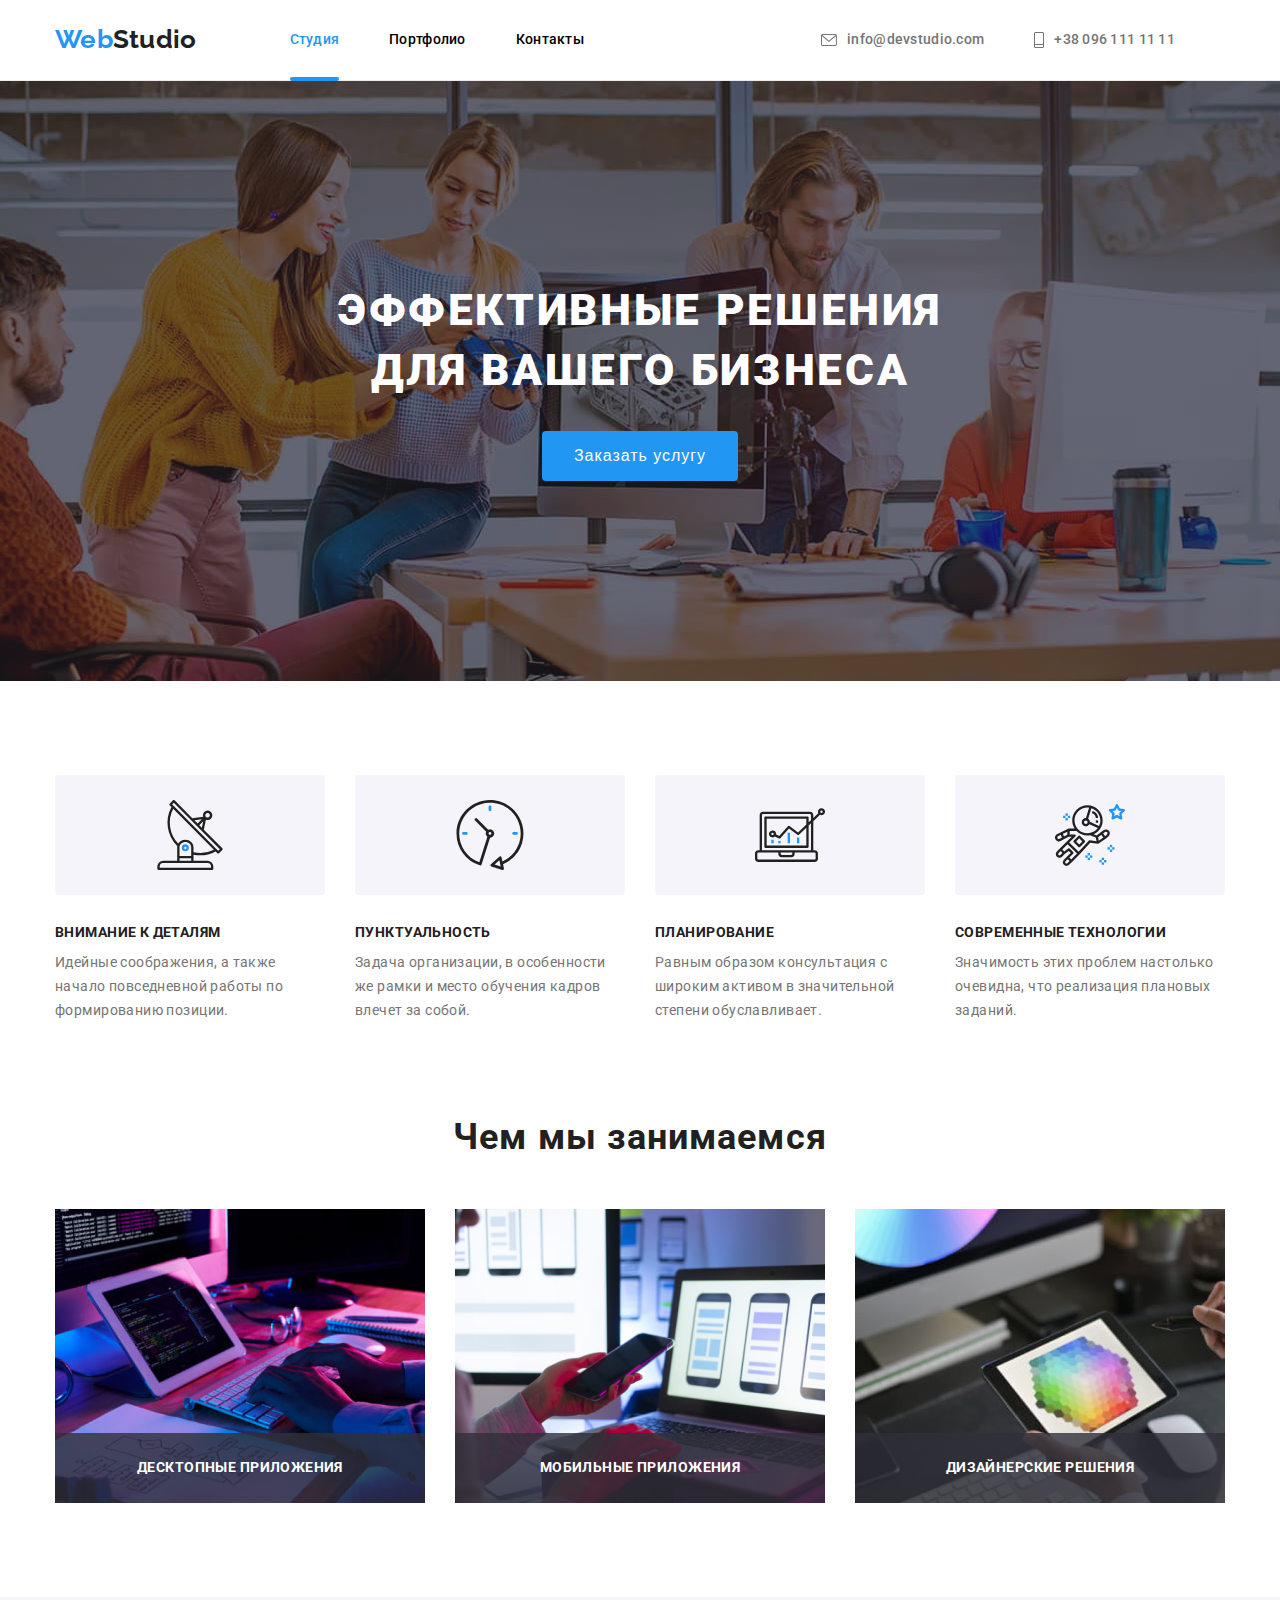
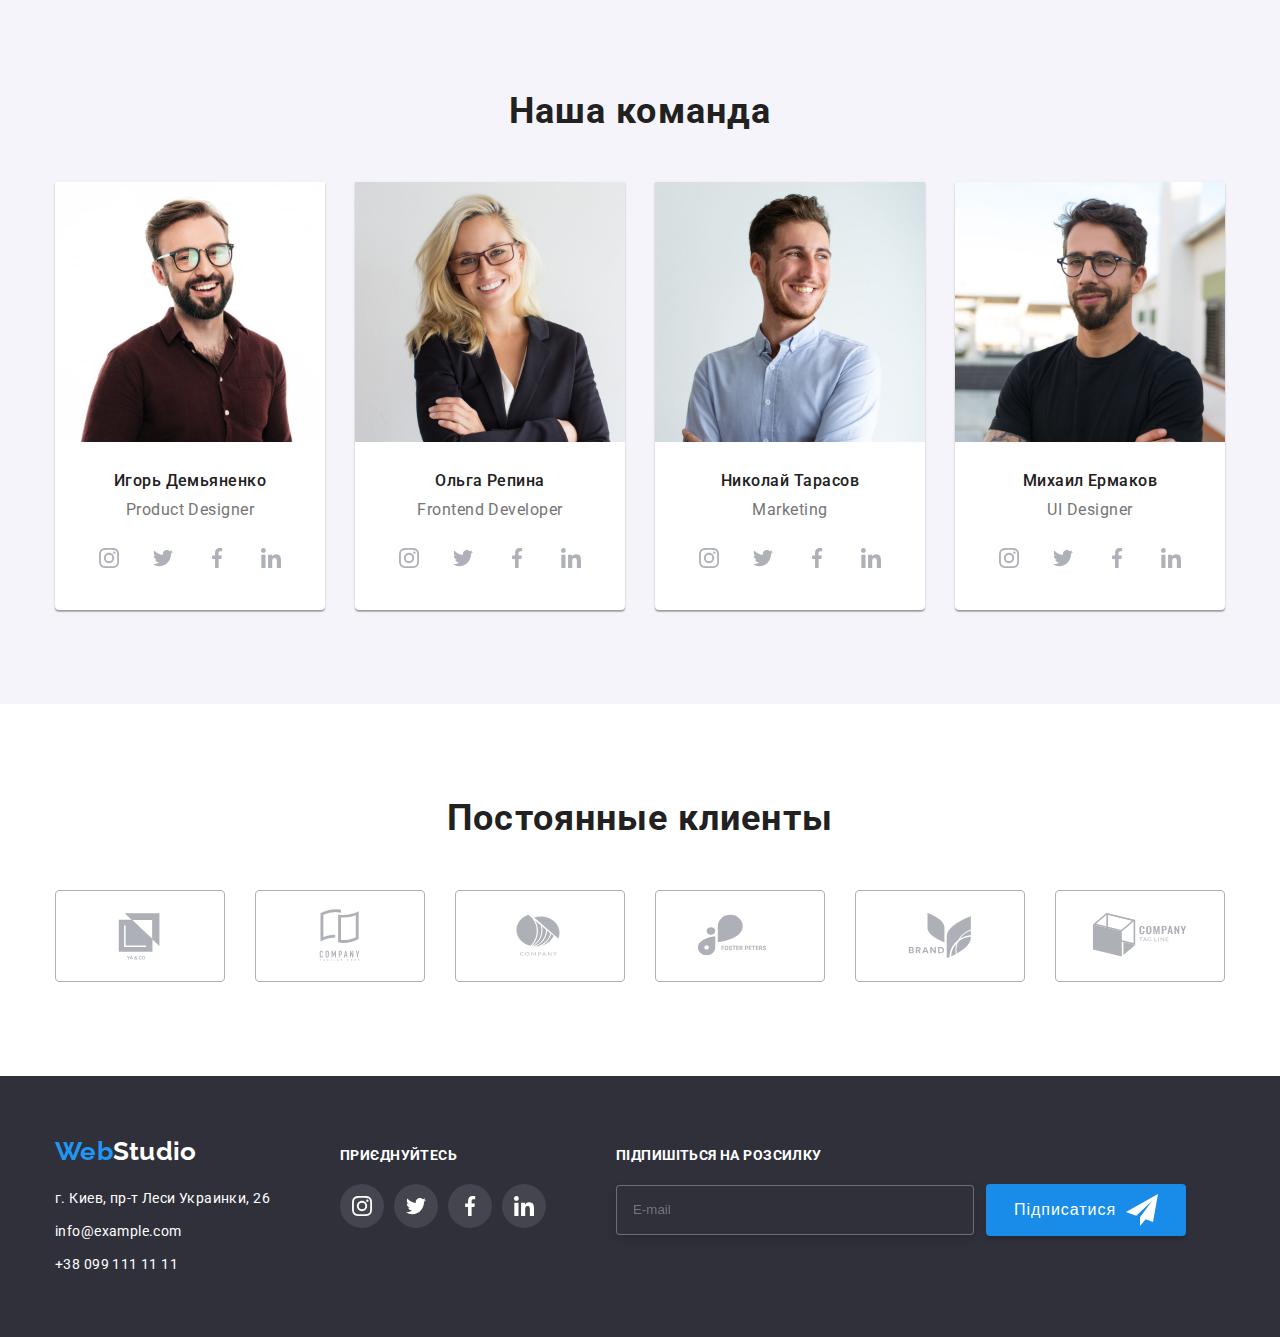
<file: index.html>
<!DOCTYPE html>
<html lang="ru">
<head>
    <meta charset="UTF-8">
    <meta http-equiv="X-UA-Compatible" content="IE=edge">
    <meta name="viewport" content="width=device-width, initial-scale=1.0">
    <title>Web Studio</title>
<!-- Основные шрифты -->
<link rel="preconnect" href="https://fonts.googleapis.com"> 
<link rel="preconnect" href="https://fonts.gstatic.com" crossorigin> 
<link href="https://fonts.googleapis.com/css2?family=Raleway:wght@700&family=Roboto:wght@400;500;700;900&display=swap" rel="stylesheet"/>
<!--Кастомные стили-->
<link rel="stylesheet" href="https://cdnjs.cloudflare.com/ajax/libs/modern-normalize/1.1.0/modern-normalize.min.css" integrity="sha512-wpPYUAdjBVSE4KJnH1VR1HeZfpl1ub8YT/NKx4PuQ5NmX2tKuGu6U/JRp5y+Y8XG2tV+wKQpNHVUX03MfMFn9Q==" crossorigin="anonymous" referrerpolicy="no-referrer" />
<link rel="stylesheet" href="./css/main.min.css"/>
</head>
        
<body>      
  <!--Шапка сайта-->
   <header class="header">
    <div class="container cheader ">
    <nav class="nav">
    <a href="./index.html" class="nav__logo">
      <p lang="en"> <span class="nav__bluelogo">Web</span>Studio</p></a>
     <ul class="site-nav">
       <li class=""><a href="./index.html" style="color: #2196f3" class="site-nav__link site-nav__current site-nav__text site-nav__list">Студия</a></li>
       <li class=""><a href="./portfolio.html" class="site-nav__link site-nav__text site-nav__list">Портфолио</a></li>
       <li class=""><a href="" class="site-nav__link site-nav__text site-nav__list">Контакты</a></li>
     </ul> 
    </nav>
    <ul class="communication">
   <li> <a class="contact site-nav__text click" href="mailto:info@devstudio.com"><svg class="mail" width="16" height="12" > <use href=".//images/sprite.svg#icon-envelope"></use></svg>info@devstudio.com</a></li>
   <li> <a class="contact site-nav__text click" href="tel:+380961111111"><svg class="mail" width="10" height="16"> <use href="./images/sprite.svg#icon-call"></use> </svg> +38 096 111 11 11</a></li>
    </ul> 
    </div>
  </header>

   <!--Уникальный контент-->
   <main>
     <!-- секция герой -->
     <section class="hero-section ">
       <div class="container hero">
<h1 class="hero__header hero">Эффективные решения для вашего бизнеса</h1>
<button class="button order" type="button" data-modal-open>Заказать услугу</button>
</div>
</section>
<div class="backdrop is-hidden" data-modal>
  <div class="modal">

    <button class="close" data-modal-close> 
      <svg class="" width="11" height="11"><use href="./images/sprite2.svg#icon-Vector"></use> </svg>
    </button>
      <p class="form-title">Залиште свої дані, ми вам передзвонимо</p>
  <form class="form">

  <div class="form__field">
    <label for="name" class="form__label">Ім'я</label>
      <input type="text" class="form__input" name="name" id="name" /> 
      <span class="icon"> <svg class="" width="12" height="12"> <use href="./images/icons.svg#icon-name"></use> </svg></span>
  </div>
  
  <div class="form__field">
    <label for="tel" class="form__label">Телефон </label>
      <input type="tel" class="form__input" name="tel" id="tel" />
      <span class="icon"> <svg class="" width="12" height="12"><use href="./images/icons.svg#icon-tel"></use></svg> </span>
  </div>
  
  <div class="form__field">
    <label for="email" class="form__label">Пошта</label>
      <input type="email" class="form__input" name="email" id="email" />
      <span class="icon"><svg class="" width="12" height="12"><use href="./images/icons.svg#icon-gmail"></use> </svg> </span>
  </div>
  
  <div class="form__field2">
  <label class="form__label" for="comment">Коментар</label>
  <textarea class="comment" name="comment" id="comment" cols="8" placeholder="Введіть текст"></textarea> </div>
  <div class="policy">
 <label class="policy-label">
  <input class="checkinput" type="checkbox" >
  <span class="checkbox"></span> Погоджуюся з розсилкою та приймаю <a href="#" class="terms"> Умови договору</a>
 </label>
</div>

  <button class="submit" type="submit">Відправити</button>
  
  </form> 
  </div>
</div>



   <!--особенности-->
      <section class="section"> 
        <div class="container">
       <ul class="features">

         <li class="features__icons features__details">
          <h3 class="features__title">Внимание к деталям</h3>
          <p class="features__text">Идейные соображения, а также начало повседневной работы по формированию позиции.</p></li>
         
         <li class="features__icons features__punctuality">  
          <h3 class="features__title">Пунктуальность</h3>
         <p class="features__text">Задача организации, в особенности же рамки и место обучения кадров влечет за собой.</p></li>
         
         <li class="features__icons features__planning"> 
          <h3 class="features__title">Планирование</h3>
         <p class="features__text">Равным образом консультация с широким активом в значительной степени обуславливает.</p></li>
        
         <li class="features__icons features__astronaut"> 
          <h3 class="features__title">Современные технологии</h3>
         <p class="features__text">Значимость этих проблем настолько очевидна, что реализация плановых заданий.</p></li>
      </ul>
      </div>
      </section>
  <!--Секция фотопрезентация-->
     
<section class="section demonstration">
  <div class="container">
    <h2 class="demonstration__title">Чем мы занимаемся</h2>
       <ul class="work">
         <li class="work__list">
          <img  class="work__photo" src="./images/main/1.jpg" alt="наша работа" width="370" height="294"> <div class="work__div"><p class="work__name">Десктопные приложения</p></div> 
         </li>
         <li class="work__list">
           <img class="work__photo" src="./images/main/2.jpg" alt="офис" width="370" height="294"><div class="work__div"><p class="work__name">Мобильные приложения</p></div> 
         </li>
        <li  class="work__list">
          <img class="work__photo" src="./images/main/3.jpg" alt="графика" width="370" height="294"><div class="work__div"><p class="work__name"> Дизайнерские решения</p></div> 
        </li>
      </ul>
      </div>
      </section>

<!--Секция команда-->
    <section class="company section">
      <div class="container">
      <h2 class="company__title">Наша команда</h2>
<ul class="team">
  <li class="team__list">
    <img src="./images/team/ihor.jpg" alt="Игорь Демьяненко" width="270" height="260" class="team__photo">
   <div class="team__div"> <h3 class="team__name">Игорь Демьяненко</h3>
            <p lang="en" class="team__job">Product Designer</p> 
            <ul class="links"> 
              <li class="links__icons"><a href="https://www.instagram.com" class="links__a"> <svg class="links__svg" width="20" height="20"> <use href="./images/sprite.svg#icon-instagram"></use> </svg></a> </li>
              <li class="links__icons"><a href="https://www.twitter.com" class="links__a"> <svg class="links__svg" width="20" height="20"> <use href="./images/sprite.svg#icon-twitter"></use> </svg> </a></li>
              <li class="links__icons"><a href="https://www.facebook.com" class="links__a"> <svg class="links__svg" width="20" height="20"> <use href="./images/sprite.svg#icon-facebook"></use> </svg> </a></li>
              <li class="links__icons"><a href="https://www.linkedin.com" class="links__a"> <svg class="links__svg" width="20" height="20"> <use href="./images/sprite.svg#icon-linkedin"></use> </svg> </a></li> </ul></div>
  </li>
  <li class="team__list">
    <img src="./images/team/olga.jpg" alt="Ольга Репина" width="270" height="260" class="team__photo">
    <div class="team__div"> <h3 class="team__name">Ольга Репина</h3> 
            <p lang="en" class="team__job">Frontend Developer</p>
            <ul class="links"> 
              <li class="links__icons"><a href="https://www.instagram.com" class="links__a"> <svg class="links__svg" width="20" height="20"> <use href="./images/sprite.svg#icon-instagram"></use> </svg></a> </li>
              <li class="links__icons"><a href="https://www.twitter.com" class="links__a"> <svg class="links__svg" width="20" height="20"> <use href="./images/sprite.svg#icon-twitter"></use> </svg> </a></li>
              <li class="links__icons"><a href="https://www.facebook.com" class="links__a"> <svg class="links__svg" width="20" height="20"> <use href="./images/sprite.svg#icon-facebook"></use> </svg> </a></li>
              <li class="links__icons"><a href="https://www.linkedin.com" class="links__a"> <svg class="links__svg" width="20" height="20"> <use href="./images/sprite.svg#icon-linkedin"></use> </svg> </a></li> </ul></div>
  </li>
  <li class="team__list">
    <img src="./images/team/nikolay.jpg" alt="Николай Тарасов" width="270" height="260" class="team__photo">
    <div class="team__div"> <h3 class="team__name">Николай Тарасов</h3>
    <p lang="en" class="team__job">Marketing</p>
           <ul class="links"> 
            <li class="links__icons"><a href="https://www.instagram.com" class="links__a"> <svg class="links__svg" width="20" height="20"> <use href="./images/sprite.svg#icon-instagram"></use> </svg></a> </li>
            <li class="links__icons"><a href="https://www.twitter.com" class="links__a"> <svg class="links__svg" width="20" height="20"> <use href="./images/sprite.svg#icon-twitter"></use> </svg> </a></li>
            <li class="links__icons"><a href="https://www.facebook.com" class="links__a"> <svg class="links__svg" width="20" height="20"> <use href="./images/sprite.svg#icon-facebook"></use> </svg> </a></li>
            <li class="links__icons"><a href="https://www.linkedin.com" class="links__a"> <svg class="links__svg" width="20" height="20"> <use href="./images/sprite.svg#icon-linkedin"></use> </svg> </a></li> </ul></div>
  </li>
  <li class="team__list">
    <img src="./images/team/michael.jpg" alt="Михаил Ермаков" width="270" height="260" class="team__photo">
    <div class="team__div"> <h3 class="team__name">Михаил Ермаков</h3>
            <p lang="en" class="team__job">UI Designer</p>
            <ul class="links"> 
              <li class="links__icons"><a href="https://www.instagram.com" class="links__a"> <svg class="links__svg" width="20" height="20"> <use href="./images/sprite.svg#icon-instagram"></use> </svg></a> </li>
              <li class="links__icons"><a href="https://www.twitter.com" class="links__a"> <svg class="links__svg" width="20" height="20"> <use href="./images/sprite.svg#icon-twitter"></use> </svg> </a></li>
              <li class="links__icons"><a href="https://www.facebook.com" class="links__a"> <svg class="links__svg" width="20" height="20"> <use href="./images/sprite.svg#icon-facebook"></use> </svg> </a></li>
              <li class="links__icons"><a href="https://www.linkedin.com" class="links__a"> <svg class="links__svg" width="20" height="20"> <use href="./images/sprite.svg#icon-linkedin"></use> </svg> </a></li> </ul></div>
  </li>
  </ul>
  </div>
  </section>

    <section class="section">
    <div class="container">
<h2 class="clients">Постоянные клиенты</h2>
<ul class="clients__list">
<li class=""> <a href="" class="clients__logo"> <svg class="clients__svg" width="106" height="60"> <use href="./images/sprite.svg#icon-Logo-1"></use> </svg> </a> </li>
<li class=""> <a href="" class="clients__logo"> <svg class="clients__svg" width="106" height="60"> <use href="./images/sprite.svg#icon-Logo-2"></use> </svg> </a> </li>
<li class=""> <a href="" class="clients__logo"> <svg class="clients__svg" width="106" height="60"> <use href="./images/sprite.svg#icon-Logo-3"></use> </svg> </a> </li>
<li class=""> <a href="" class="clients__logo"> <svg class="clients__svg" width="106" height="60"> <use href="./images/sprite.svg#icon-Logo-4"></use> </svg> </a> </li>
<li class=""> <a href="" class="clients__logo"> <svg class="clients__svg" width="106" height="60"> <use href="./images/sprite.svg#icon-Logo-5"></use> </svg> </a> </li>
<li class=""> <a href="" class="clients__logo"> <svg class="clients__svg" width="106" height="60"> <use href="./images/sprite.svg#icon-Logo-6"></use> </svg> </a> </li>
</ul>
  </div>
  </section>
  </main>
   
   <footer class="page-footer">
     <div class="container footer-container">
      <div class="footer-column">
    <a href="./index.html" class="footer-column__logo" lang="en"> <span class="footer-column__span">Web</span>Studio</a>
  <address>
      <ul class="">
     <li class="footer"> 
    <a href="" class="footer__address">г. Киев, пр-т Леси Украинки, 26</a></li>
 <li class="footer">
    <a href="mailto:info@example.com" class="footer__address">info@example.com</a>
  </li>
  <li class="footer">
    <a href="tel:+380991111111" class="footer__address">+38 099 111 11 11</a>
  </li>
</ul>   
</address>
</div>
<div class="footer-position footer-column">
 <p class="social-title">приєднуйтесь</p>
  <ul class="links"> 
    <li class="links__icons"><a href="https://www.instagram.com" class="links__a links__a1"> <svg class="links__svg" width="20" height="20"> <use href="./images/sprite.svg#icon-instagram"></use> </svg></a> </li>
    <li class="links__icons"><a href="https://www.twitter.com" class="links__a links__a1"> <svg class="links__svg" width="20" height="20"> <use href="./images/sprite.svg#icon-twitter"></use> </svg> </a></li>
    <li class="links__icons"><a href="https://www.facebook.com" class="links__a links__a1"> <svg class="links__svg" width="20" height="20"> <use href="./images/sprite.svg#icon-facebook"></use> </svg> </a></li>
    <li class="links__icons"><a href="https://www.linkedin.com" class="links__a links__a1"> <svg class="links__svg" width="20" height="20"> <use href="./images/sprite.svg#icon-linkedin"></use> </svg> </a></li> 
</ul>
</div>
<div class="footer-position">
  <p class="social-title">Підпишіться на розсилку</p>
      
         <form class="form form2">
        <input type="email" class="form__input email-input" name="email2" id="email2" placeholder="E-mail" />
        <label for="email2" class="form__label2"> </label>  
        <button class="submit2" type="submit">Підписатися<svg class="icon-send" width="32" height="32"><use href="./images/icons.svg#icon-send"></use></svg></button></form>
      </div>
</div>

</footer> 

<script src="./js/modal.js"></script> 
</body>
</html>
</file>
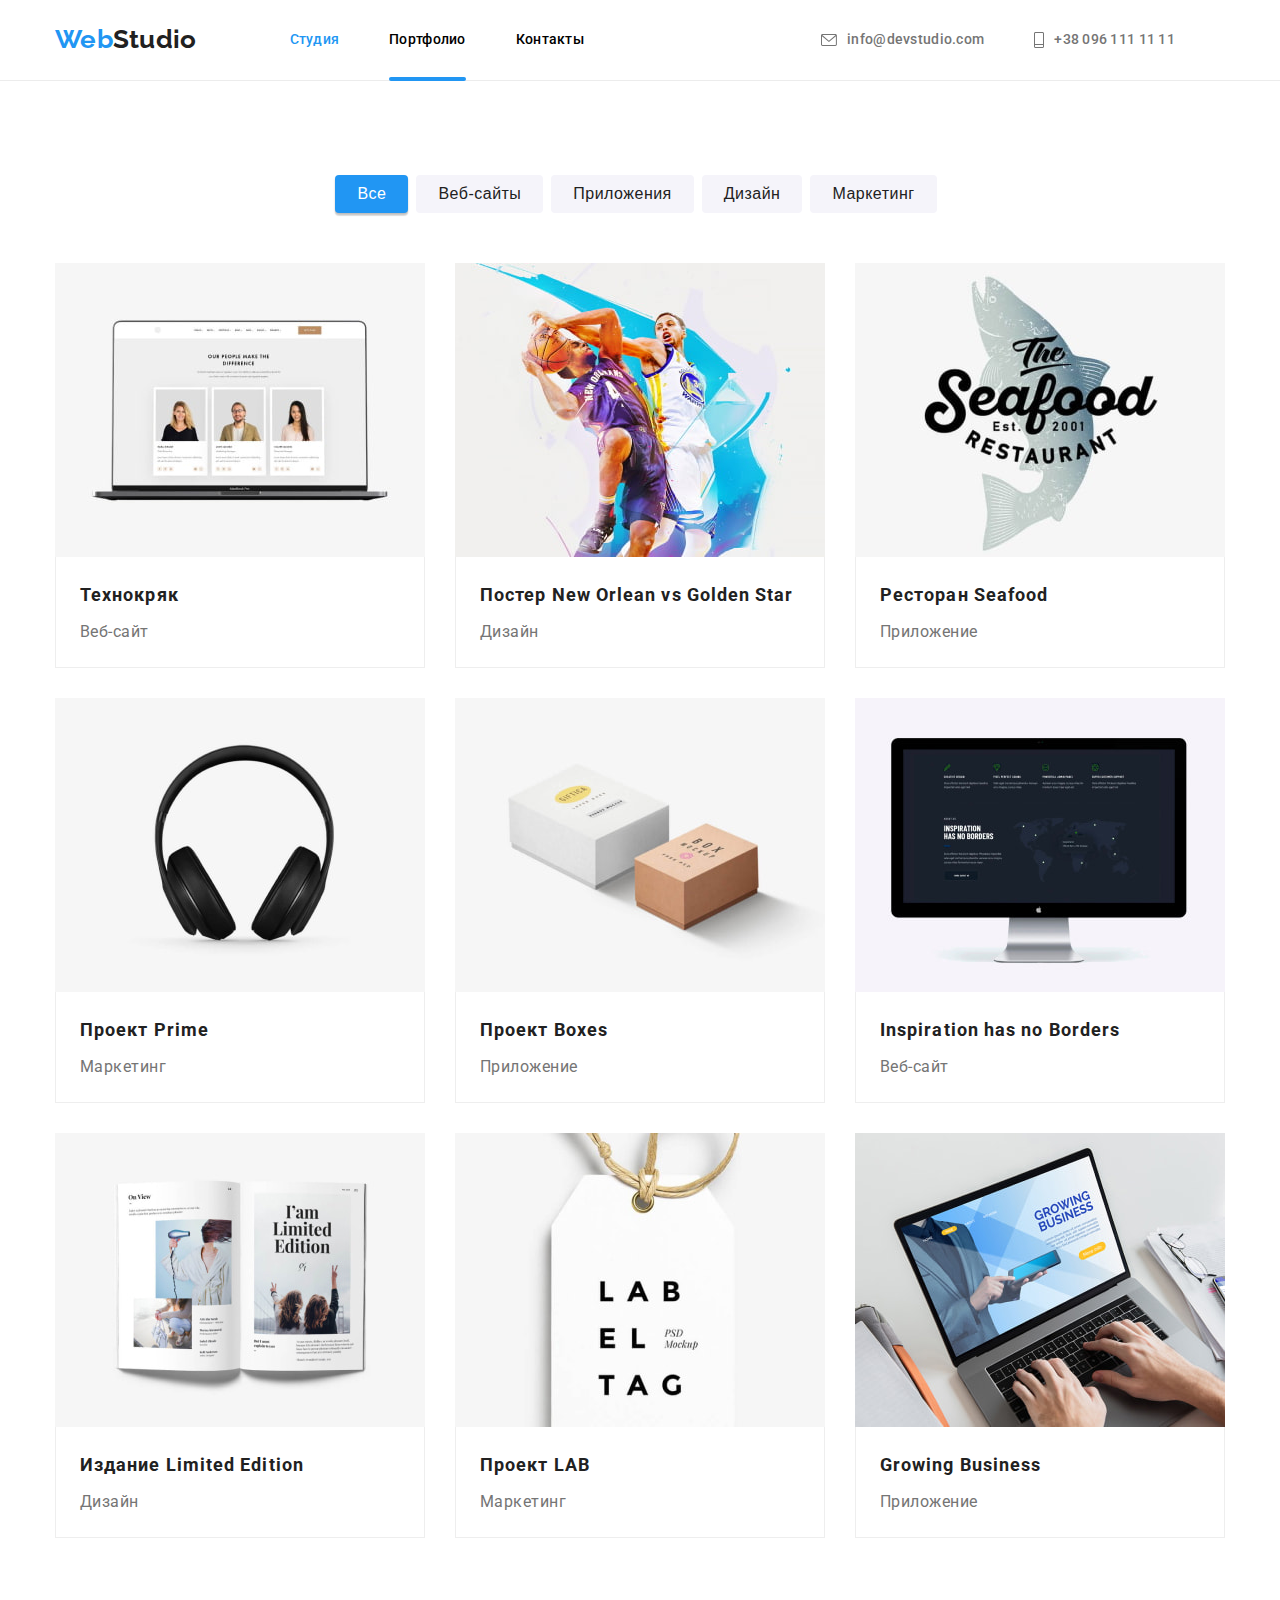
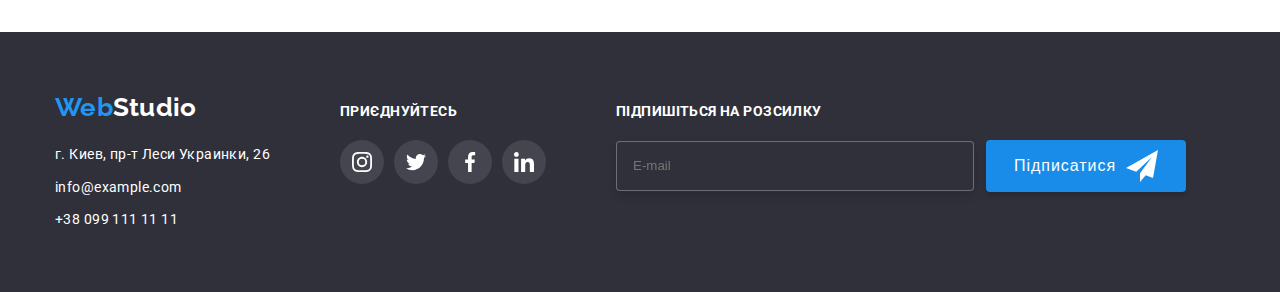
<file: portfolio.html>
<!DOCTYPE html>
<html lang="ru">
<head>
    <meta charset="UTF-8">
    <meta http-equiv="X-UA-Compatible" content="IE=edge">
    <meta name="viewport" content="width=device-width, initial-scale=1.0">
    <title>Web Studio</title>
<!-- Основные шрифты -->
<link rel="preconnect" href="https://fonts.googleapis.com"> 
<link rel="preconnect" href="https://fonts.gstatic.com" crossorigin> 
<link href="https://fonts.googleapis.com/css2?family=Raleway:wght@700&family=Roboto:wght@400;500;700;900&display=swap" rel="stylesheet"/>
<!--Кастомные стили-->
<link rel="stylesheet" href="https://cdnjs.cloudflare.com/ajax/libs/modern-normalize/1.1.0/modern-normalize.min.css" integrity="sha512-wpPYUAdjBVSE4KJnH1VR1HeZfpl1ub8YT/NKx4PuQ5NmX2tKuGu6U/JRp5y+Y8XG2tV+wKQpNHVUX03MfMFn9Q==" crossorigin="anonymous" referrerpolicy="no-referrer" />
<link rel="stylesheet" href="./css/main.min.css"/>
</head>
<body>
  <!--Шапка сайта-->
  <header class="header">
    <div class="container cheader ">
    <nav class="nav">
    <a href="./index.html" class="nav__logo">
      <p lang="en"> <span class="nav__bluelogo">Web</span>Studio</p></a>
     <ul class="site-nav">
       <li class=""><a href="./index.html" style="color: #2196f3" class="site-nav__link  site-nav__text site-nav__list">Студия</a></li>
       <li class=""><a href="./portfolio.html" class="site-nav__link site-nav__current site-nav__text site-nav__list">Портфолио</a></li>
       <li class=""><a href="" class="site-nav__link site-nav__text site-nav__list">Контакты</a></li>
     </ul> 
    </nav>
    <ul class="communication">
   <li> <a class="contact site-nav__text click" href="mailto:info@devstudio.com"><svg class="mail" width="16" height="12" > <use href=".//images/sprite.svg#icon-envelope"></use></svg>info@devstudio.com</a></li>
   <li> <a class="contact site-nav__text click" href="tel:+380961111111"><svg class="mail" width="10" height="16"> <use href="./images/sprite.svg#icon-call"></use> </svg> +38 096 111 11 11</a></li>
    </ul> 
    </div>
  </header>
 <main>
 <section class="section">
   <div class="container">
   <ul class="all-button">
   <li class="knopka"> <button type="button" class="button1">Все</button></li> 
   <li class="knopka"> <button type="button" class="allbuttons">Веб-сайты</button></li> 
   <li class="knopka"> <button type="button" class="allbuttons">Приложения</button></li> 
   <li class="knopka"> <button type="button" class="allbuttons">Дизайн</button></li> 
   <li class="knopka"> <button type="button" class="allbuttons">Маркетинг</button></li> </ul>

<ul class="portfolio">
<li class=""><a href="" class="portfolio__a">
  <div class="portfolio__text-box"> 
    <img src="./images/portfolio/work-list/technockryak.jpg" alt="Технокряк" width="370" height="294" class="portfolio__jpg">  
    <p class="portfolio__text">Ресурс предлагает комплексные предложения с разным уровнем функционала и сервисов. 
      Все это позволит посетителю получить исчерпывающие сведения о компании или частном лице.</p> 
    </div>
<div class="portfolio__div"> 
  <h2 class="portfolio__title">Технокряк</h2>
<p class="portfolio__type">Веб-сайт</p>
</div>
</a> 
</li>

<li class=""><a href=""  class="portfolio__a">
  <div class="portfolio__text-box"> 
   <img src="./images/portfolio/work-list/poster.jpg" alt="Постер" width="370" height="294" class="portfolio__jpg">
  <p class="portfolio__text">Ресурс предлагает комплексные предложения с разным уровнем функционала и сервисов. Все это позволит посетителю получить исчерпывающие сведения о компании или частном лице</p></div>
  <div class="portfolio__div"> <h2 class="portfolio__title">Постер New Orlean vs Golden Star</h2>
  <p class="portfolio__type">Дизайн</p></div>
</a></li> 


<li class=""><a href=""  class="portfolio__a">
  <div class="portfolio__text-box">  <img src="./images/portfolio/work-list/seafood.jpg" alt="Ресторан" width="370" height="294" class="portfolio__jpg">
    <p class="portfolio__text">Ресурс предлагает комплексные предложения с разным уровнем функционала и сервисов. Все это позволит посетителю получить исчерпывающие сведения о компании или частном лице</p></div>
  <div class="portfolio__div"> <h2 class="portfolio__title">Ресторан Seafood</h2>
  <p class="portfolio__type">Приложение</p></div>
</a></li>


<li class=""><a href=""  class="portfolio__a">
  <div class="portfolio__text-box"> <img src="./images/portfolio/work-list/prime.jpg" alt="Проект Prime" width="370" height="294" class="portfolio__jpg">
     <p class="portfolio__text">Ресурс предлагает комплексные предложения с разным уровнем функционала и сервисов. Все это позволит посетителю получить исчерпывающие сведения о компании или частном лице</p></div>
  <div class="portfolio__div"> <h2 class="portfolio__title">Проект Prime</h2>
  <p class="portfolio__type">Маркетинг</p></div>
</a></li>


<li class=""><a href=""  class="portfolio__a">
  <div class="portfolio__text-box">  <img src="./images/portfolio/work-list/boxes.jpg" alt="Проект Boxes" width="370" height="294" class="portfolio__jpg">
     <p class="portfolio__text">Ресурс предлагает комплексные предложения с разным уровнем функционала и сервисов. Все это позволит посетителю получить исчерпывающие сведения о компании или частном лице</p></div>
  <div class="portfolio__div"> <h2 class="portfolio__title">Проект Boxes</h2>
  <p class="portfolio__type">Приложение</p></div>
</a></li>


<li class=""><a href=""  class="portfolio__a">
  <div class="portfolio__text-box">  <img src="./images/portfolio/work-list/inspiration.jpg" alt="Inspiration" width="370" height="294" class="portfolio__jpg">
     <p class="portfolio__text">Ресурс предлагает комплексные предложения с разным уровнем функционала и сервисов. Все это позволит посетителю получить исчерпывающие сведения о компании или частном лице</p></div>
  <div class="portfolio__div"> <h2 class="portfolio__title">Inspiration has no Borders</h2>
  <p class="portfolio__type">Веб-сайт</p></div>
</a></li>


<li class=""><a href=""  class="portfolio__a">
  <div class="portfolio__text-box">  <img src="./images/portfolio/work-list/limited-edition.jpg" alt="Издание" width="370" height="294" class="portfolio__jpg">
     <p class="portfolio__text">Ресурс предлагает комплексные предложения с разным уровнем функционала и сервисов. Все это позволит посетителю получить исчерпывающие сведения о компании или частном лице</p></div>
  <div class="portfolio__div"> <h2 class="portfolio__title">Издание Limited Edition</h2>
  <p class="portfolio__type">Дизайн</p></div>
</a></li>


<li class=""><a href=""  class="portfolio__a">
  <div class="portfolio__text-box">  <img src="./images/portfolio/work-list/lab.jpg" alt="Проект LAB" width="370" height="294" class="portfolio__jpg">
     <p class="portfolio__text">Ресурс предлагает комплексные предложения с разным уровнем функционала и сервисов. Все это позволит посетителю получить исчерпывающие сведения о компании или частном лице</p></div>
  <div class="portfolio__div">  <h2 class="portfolio__title">Проект LAB</h2>
  <p class="portfolio__type">Маркетинг</p></div>
</a></li>
<li class=""><a href="" class="portfolio__a">
  <div class="portfolio__text-box"> <img src="./images/portfolio/work-list/growing-business.jpg" alt="Growing Business" width="370" height="294" class="portfolio__jpg">
     <p class="portfolio__text">Ресурс предлагает комплексные предложения с разным уровнем функционала и сервисов. Все это позволит посетителю получить исчерпывающие сведения о компании или частном лице</p></div>
  <div class="portfolio__div">  <h2 class="portfolio__title">Growing Business</h2>
  <p class="portfolio__type">Приложение</p> </div>
</a></li> 
</ul>
</div>
</section> 
</main>
 
<footer class="page-footer">
  <div class="container footer-container">
   <div class="footer-column">
 <a href="./index.html" class="footer-column__logo" lang="en"> <span class="footer-column__span">Web</span>Studio</a>
<address>
   <ul class="">
  <li class="footer"> 
 <a href="" class="footer__address">г. Киев, пр-т Леси Украинки, 26</a></li>
<li class="footer">
 <a href="mailto:info@example.com" class="footer__address">info@example.com</a>
</li>
<li class="footer">
 <a href="tel:+380991111111" class="footer__address">+38 099 111 11 11</a>
</li>
</ul>   
</address>
</div>
<div class="footer-position footer-column">
<p class="social-title">приєднуйтесь</p>
<ul class="links"> 
 <li class="links__icons"><a href="https://www.instagram.com" class="links__a links__a1"> <svg class="links__svg" width="20" height="20"> <use href="./images/sprite.svg#icon-instagram"></use> </svg></a> </li>
 <li class="links__icons"><a href="https://www.twitter.com" class="links__a links__a1"> <svg class="links__svg" width="20" height="20"> <use href="./images/sprite.svg#icon-twitter"></use> </svg> </a></li>
 <li class="links__icons"><a href="https://www.facebook.com" class="links__a links__a1"> <svg class="links__svg" width="20" height="20"> <use href="./images/sprite.svg#icon-facebook"></use> </svg> </a></li>
 <li class="links__icons"><a href="https://www.linkedin.com" class="links__a links__a1"> <svg class="links__svg" width="20" height="20"> <use href="./images/sprite.svg#icon-linkedin"></use> </svg> </a></li> 
</ul>
</div>
<div class="footer-position">
<p class="social-title">Підпишіться на розсилку</p>
   
      <form class="form form2">
     <input type="email" class="form__input email-input" name="email2" id="email2" placeholder="E-mail" />
     <label for="email2" class="form__label2"> </label>  
     <button class="submit2" type="submit">Підписатися<svg class="icon-send" width="32" height="32"><use href="./images/icons.svg#icon-send"></use></svg></button></form>
   </div>
</div>

</footer> 


</body>
</html>
</file>
<file: css/main.min.css>
﻿:root{--main-font: Roboto, sans-serif;--secondary-font: Raleway, sans-serif;color:#212121;color:#757575;color:#fff;color:#2196f3;color:#f5f4fa;color:rgba(255,255,255,.6)}*{margin:0;padding:0;list-style:none;box-sizing:border-box;text-decoration:none}h1,h2,h3,h4,h5,h6,p{margin:0}ul,ol{margin:0;padding-left:0}button{cursor:pointer}body{margin:0 auto;font-family:"Roboto",sans-serif;font-size:14px;line-height:1.17;letter-spacing:.02em;color:#212121}.section{padding-top:94px;padding-bottom:94px}.container{width:1200px;padding-left:15px;padding-right:15px;margin:0 auto}.button{padding:10px 32px;font-size:16px;line-height:1.88;display:flex;align-items:center;text-align:center;letter-spacing:.06em;color:#fff;background:#2196f3;box-shadow:0px 1px 1px rgba(0,0,0,0);border-radius:4px;cursor:pointer}.button:hover{padding:10px 32px;font-size:16px;line-height:1.87;display:flex;align-items:center;text-align:center;letter-spacing:.06em;color:#fff;background:#188ce8}button{border:0;appearance:auto;writing-mode:horizontal-tb;text-rendering:auto;color:-internal-light-dark(black, white);letter-spacing:normal;word-spacing:normal;line-height:normal;text-transform:none;text-indent:0px;text-shadow:none;display:inline-block;text-align:center;align-items:flex-start;cursor:pointer;box-sizing:border-box;background-color:-internal-light-dark(rgb(239, 239, 239), rgb(59, 59, 59));border-style:outset;border-color:-internal-light-dark(rgb(118, 118, 118), rgb(133, 133, 133));border-image:initial;box-shadow:none;font-style:normal;font-weight:500;font-size:16px;line-height:1.62;text-align:center;letter-spacing:.03em;color:#212121;display:flex;justify-content:center;align-items:center;padding-right:0px}.all-button{list-style:none;display:flex;justify-content:center;padding-bottom:50px}.button1{border:0;font-weight:500;font-size:16px;line-height:1.62;text-align:center;letter-spacing:.03em;padding:6px 22px;color:#fff;background:#2196f3;box-shadow:0px 3px 1px rgba(0,0,0,.1),0px 1px 2px rgba(0,0,0,.08),0px 2px 2px rgba(0,0,0,.12);border-radius:4px;margin-right:8px;border-color:#f5f4fa}.allbuttons{border:0;font-weight:500;font-size:16px;line-height:1.62;text-align:center;letter-spacing:.03em;color:#212121;padding:6px 22px;left:576px;top:174px;background:#f5f4fa;border-radius:4px;display:flex;margin-right:8px;border-color:#f5f4fa;transition:background-color 250ms cubic-bezier(0.4, 0, 0.2, 1),box-shadow 250ms cubic-bezier(0.4, 0, 0.2, 1),color 250ms cubic-bezier(0.4, 0, 0.2, 1)}.allbuttons:hover,.allbuttons:focus{color:#fff;background-color:#2196f3;box-shadow:0px 3px 1px rgba(0,0,0,.1),0px 1px 2px rgba(0,0,0,.08),0px 2px 2px rgba(0,0,0,.12)}.cheader{display:flex}.header{border-bottom:1px solid #ececec}.demonstration{padding-top:0px}.nav{display:flex;align-items:center}.nav__bluelogo{color:#2196f3}.nav__logo{display:flex;text-decoration:none;font-family:"Raleway";font-weight:700;font-size:26px;line-height:1.19;color:#212121;margin-right:93px;align-items:center;padding-top:24px;padding-bottom:25px}.site-nav{position:relative;list-style:none;font-weight:500;font-size:14px;line-height:1.14;display:flex;align-items:center;justify-content:space-around;transition:color 250ms cubic-bezier(0.4, 0, 0.2, 1)}.site-nav__link{position:relative}.site-nav__current::after{content:"";position:absolute;width:100%;height:4px;top:78px;display:block;background:#2196f3;border-radius:2px}.site-nav__text{text-decoration:none;list-style:none;padding-top:32px;margin-right:50px;padding-bottom:32px;transition:color 250ms cubic-bezier(0.4, 0, 0.2, 1)}.site-nav__text:hover,.site-nav__text:focus{color:#2196f3}.click{display:flex;align-items:center}.site-nav__list{color:#000}.contact{color:#757575}.mail{margin-right:10px;fill:currentColor;transition:fill 250ms cubic-bezier(0.4, 0, 0.2, 1)}.mail:hover,.mail:focus{fill:#2196f3}.communication{text-decoration:none;list-style:none;font-weight:500;font-size:14px;line-height:1.14;display:flex;align-items:center;margin-left:auto}.hero-section{max-width:1600px;margin:0 auto;height:600px;background-image:linear-gradient(to right, rgba(47, 48, 58, 0.4), rgba(47, 48, 58, 0.4)),url(../images/office.jpg);background-position:center;padding-top:200px;padding-bottom:200px;background-color:#2f303a}.hero{color:#fff;font-weight:900;font-size:44px;line-height:1.36;text-align:center;letter-spacing:.06em;display:flex;flex-direction:column;justify-content:center;align-items:center}.hero__header{font-weight:900;font-size:44px;line-height:1.36;text-align:center;letter-spacing:.06em;text-transform:uppercase;color:#fff;display:flex;max-width:696px;margin-bottom:30px}.order{max-height:50px;max-width:200px}.backdrop{position:fixed;top:0;left:0;bottom:0;right:0;background-color:rgba(0,0,0,.2);opacity:1;z-index:4;transition:opacity 250ms cubic-bezier(0.4, 0, 0.2, 1)}.backdrop.is-hidden{opacity:0;pointer-events:none}.modal{position:relative;height:581px;width:528px;background-color:#fff;box-shadow:0px 1px 3px rgba(0,0,0,.12),0px 1px 1px rgba(0,0,0,.14),0px 2px 1px rgba(0,0,0,.2);border-radius:4px;position:absolute;top:50%;left:50%;padding:40px;transform:translate(-50%, -50%)}.close{position:absolute;color:#000;background-color:#fff;background-position:50% 50%;top:8px;right:8px;width:30px;height:30px;fill:#000;border:1px solid rgba(0,0,0,.1);border-radius:50%;cursor:pointer;transition:fill 250ms cubic-bezier(0.4, 0, 0.2, 1)}.close:hover,.close:focus{fill:#2196f3}.form-title{font-family:"Roboto";font-style:normal;font-weight:700;font-size:20px;line-height:1.15;text-align:center;letter-spacing:.03em;color:#212121;margin-bottom:12px}.textarea{resize:none;width:448px;height:120px;margin-bottom:20px}.comment{display:block;padding:12px;resize:none;height:120px;width:448px;border:1px solid rgba(33,33,33,.2);border-radius:4px;margin-right:0;transition:border-color 250ms cubic-bezier(0.4, 0, 0.2, 1)}.comment:focus{outline:0;border-color:#2196f3}.form__field{margin-bottom:10px;position:relative}.form__field2{margin-bottom:20px;position:relative}.form__input{width:448px;padding-left:35px;height:40px;border:1px solid rgba(33,33,33,.2);border-radius:4px;margin-right:0;transition:border-color 250ms cubic-bezier(0.4, 0, 0.2, 1)}.form__input:focus{outline:0;border-color:#2196f3}.icon{position:absolute;top:67%;left:15px;transform:translateY(-50%);display:inline-block;fill:#212121;transition:fill 250ms cubic-bezier(0.4, 0, 0.2, 1)}.form__input:focus~.icon{fill:#2196f3}.form__label{display:block;margin-bottom:4px;font-family:"Roboto";font-style:normal;font-weight:400;font-size:12px;line-height:1.16;letter-spacing:.01em;color:#757575}.checkinput{position:absolute;appearance:none;-webkit-appearance:none;-moz-appearance:none}.checkbox{position:absolute;left:52px;top:77%;width:16px;height:15px;transform:translateY(-44%);padding-left:-51px;background-image:url(../images/иконки/checkbox.svg)}.checkinput:checked+.checkbox{background-image:url(../images/иконки/icon-check.svg)}.policy{padding-left:35px;color:#757575;margin-bottom:30px}.policy-label{font-family:"Roboto";font-style:normal;font-weight:400;font-size:14px;line-height:1.71;letter-spacing:.03em;color:#757575}.terms{position:relative;color:#2196f3;text-decoration:underline}.submit{margin:0 auto;display:flex;padding:10px 52px;align-items:center;text-align:center;letter-spacing:.06em;color:#fff;background-color:#188ce8;box-shadow:0px 4px 4px rgba(0,0,0,.15);border-radius:4px}.email-input{position:relative;background-color:#2f303a;border:1px solid rgba(255,255,255,.3);filter:drop-shadow(0px 4px 4px rgba(0, 0, 0, 0.15));border-radius:4px;width:358px;height:50px;padding-left:16px;color:#fff;transition:border-color 250ms cubic-bezier(0.4, 0, 0.2, 1)}.email-input:focus{outline:0;border-color:#2196f3}.form__label2{font-size:12px;color:#757575}.icon-send{margin-left:10px;fill:#fff}.submit2{margin-left:12px;display:flex;padding:10px 28px;align-items:center;text-align:center;letter-spacing:.06em;color:#fff;background-color:#188ce8;box-shadow:0px 4px 4px rgba(0,0,0,.15);border-radius:4px}.form2{display:flex;align-items:center}.features{display:flex;list-style:none;background:#fff}.features__icons{width:270px}.features__icons:not(:last-child){margin-right:30px}.features__icons::before{display:block;content:"";background:#f5f4fa;border-radius:4px;width:270px;height:120px;background-repeat:no-repeat;background-position:center;margin-bottom:30px}.features__details::before{background-image:url(../images/иконки/details.svg)}.features__punctuality::before{background-image:url(../images/иконки/punctuality.svg);width:270px}.features__planning::before{background-image:url(../images/иконки/planning.svg)}.features__astronaut::before{background-image:url(../images/иконки/astronaut.svg)}.features__vector::before{display:inline;align-items:center}.features__title{font-weight:700;font-size:14px;line-height:1.14;letter-spacing:.03em;text-transform:uppercase;color:#212121;margin-bottom:10px}.features__text{max-width:270px;font-weight:400;font-size:14px;line-height:1.71;letter-spacing:.03em;color:#757575;display:flex}.demonstration{padding-top:0px}.demonstration__title{font-weight:700;font-size:36px;line-height:1.16;text-align:center;letter-spacing:.03em;color:#212121;margin-bottom:50px}.work{display:flex}.work__list{position:relative}.work__list:not(:last-child){margin-right:30px}.work__photo{content:"";display:block;max-width:100%;height:auto}.work__div{position:absolute;display:flex;justify-content:center;align-items:center;width:100%;height:70px;bottom:0;background:rgba(47,48,58,.8)}.work__name{font-family:"Roboto";font-weight:700;font-size:14px;line-height:1.14;text-align:center;letter-spacing:.03em;text-transform:uppercase;color:#fff}.company{background:#f5f4fa}.company__title{font-weight:700;font-size:36px;line-height:1.16;text-align:center;letter-spacing:.03em;color:#212121;margin-bottom:50px}.team{display:flex}.team__list{margin-right:30px;box-shadow:0px 1px 3px rgba(0,0,0,.12),0px 1px 1px rgba(0,0,0,.14),0px 2px 1px rgba(0,0,0,.2);border-radius:0px 0px 4px 4px;background-color:#fff}.team__photo{display:block;max-width:100%;height:auto}.team__div{padding:30px 32px}.team__name{font-weight:500;font-size:16px;line-height:1.18;text-align:center;letter-spacing:.03em;color:#212121;background-color:#fff}.team__job{font-weight:400;font-size:16px;line-height:1.18;text-align:center;letter-spacing:.03em;color:#757575;margin-top:10px;margin-bottom:16px;background-color:#fff;box-shadow:rgba(0,0,0,.2)}.links{display:flex;gap:10px;justify-content:center;align-items:center;background-position:50% 50%}.links__icons{width:44px;height:44px}.links__a{width:100%;height:100%;display:flex;border-radius:50%;align-items:center;justify-content:center;color:#afb1b8;background-color:rgba(255,255,255,.1);transition:background-color 250ms cubic-bezier(0.4, 0, 0.2, 1),color 250ms cubic-bezier(0.4, 0, 0.2, 1)}.links__a:hover,.links__a:focus{background-color:#2196f3;color:#fff}.links__svg{fill:currentColor}.links__a1{color:#fff}.clients{font-weight:700;font-size:36px;line-height:1.16;text-align:center;letter-spacing:.03em;color:#212121;margin-bottom:50px}.clients__list{display:flex;gap:30px}.clients__logo{display:flex;border:1px solid #afb1b8;border-radius:4px;width:170px;height:92px;transition:border-color 250ms cubic-bezier(0.4, 0, 0.2, 1);align-items:center;justify-content:center}.clients__logo:hover,.clients__logo:focus{border-color:#2196f3}.clients__svg{fill:#aeb0b7;transition:fill 250ms cubic-bezier(0.4, 0, 0.2, 1)}.clients__logo:hover .clients__svg,.clients__logo:focus .clients__svg{fill:#2196f3}.page-footer{background:#2f303a;padding-top:60px;padding-bottom:60px}.footer-container{display:flex;align-items:baseline}.footer-column{margin-right:70px}.footer-position{position:relative}.footer-column__logo{display:block;text-decoration:none;font-family:"Raleway";font-weight:700;font-size:26px;line-height:1.19;color:#fff;margin-bottom:20px}.footer-column__span{color:#2196f3}.footer{list-style:none}.footer:not(:last-child){margin-bottom:9px}.footer__address{font-family:"Roboto";font-style:normal;font-weight:400;font-size:14px;line-height:1.71;letter-spacing:.03em;color:#fff;transition:color 250ms cubic-bezier(0.4, 0, 0.2, 1)}.footer__address:hover,.footer__address:focus{color:#2196f3}.portfolio{display:flex;flex-wrap:wrap;gap:30px}.portfolio:nth-child(3n+1){padding-right:0px}.portfolio__a{display:block}.portfolio__text-box{position:relative;overflow:hidden}.portfolio__jpg{display:block;max-width:100%;height:auto;overflow:hidden}.portfolio__text{position:relative;position:absolute;display:inline-block;top:0;padding:63px 24px;font-family:"Roboto";font-style:normal;font-weight:400;font-size:18px;line-height:1.56;letter-spacing:.03em;color:#fff;background-color:rgba(33,150,243,.9);transform:translateY(101%);transition:transform 250ms cubic-bezier(0.4, 0, 0.2, 1),opacity 250ms cubic-bezier(0.4, 0, 0.2, 1);opacity:0}.portfolio__a:focus .portfolio__text,.portfolio__a:hover .portfolio__text{transform:translateX(0);opacity:1}.portfolio__div{padding-left:24px;padding-right:24px;padding-top:20px;padding-bottom:20px;border-left:1px solid #eee;border-right:1px solid #eee;border-bottom:1px solid #eee}.portfolio__title{font-weight:700;font-size:18px;line-height:2;letter-spacing:.06em;color:#212121;margin-bottom:4px}.portfolio__type{color:#757575;font-size:16px;line-height:1.87;letter-spacing:.03em}.social-title{font-family:"Roboto";font-style:normal;font-weight:700;font-size:14px;line-height:1.14;letter-spacing:.03em;align-content:center;text-transform:uppercase;color:#fff;display:flex;margin-bottom:20px}/*# sourceMappingURL=main.min.css.map */
</file>
